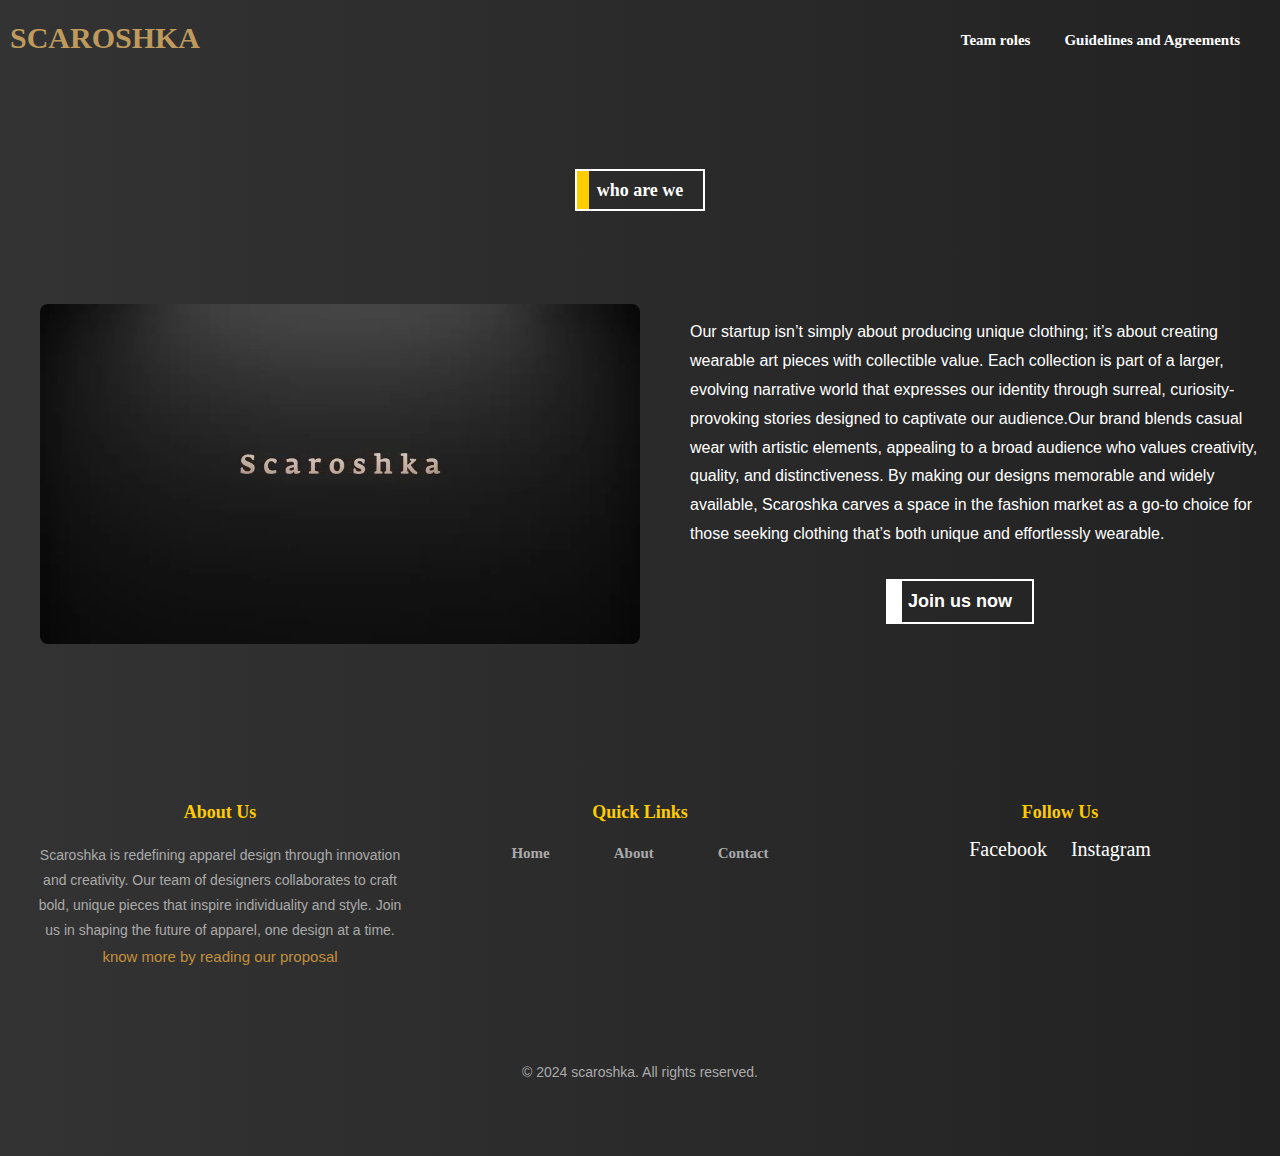
<file: index.html>
<!DOCTYPE html>
<html lang="en">
  <head>
    <!-- Google tag (gtag.js) -->
<script async src="https://www.googletagmanager.com/gtag/js?id=G-3RGBWTJV8J"></script>
<script>
  window.dataLayer = window.dataLayer || [];
  function gtag(){dataLayer.push(arguments);}
  gtag('js', new Date());

  gtag('config', 'G-3RGBWTJV8J');
</script>
    <meta charset="UTF-8" />
    <meta name="viewport" content="width=device-width" />
    <title>Scaroshka</title>
    <link rel="icon" href="images/SKAROSHKA ultimate white logo.png" />
    <link rel="stylesheet" href="style.css" />
  </head>
  <body style="background-color: black">
    <nav class="navbar">
      <div class="navdiv">
        <!-- Hamburger Button (Outside nav-items) -->
        <button class="hamburger" aria-label="Toggle navigation">☰</button>
        <div class="logo"><a href="index.html">SCAROSHKA</a></div>

        <!-- Navigation Links -->
        <ul class="nav-items">
          <li><a href="teamRoles.html">Team roles</a></li>

          <li><a href="guidelines.html">Guidelines and Agreements</a></li>
        </ul>
      </div>
    </nav>
    <div class="whowe">
      <div class="animated-text">
        <h1 id="animated-heading">SCAROSHKA IS COMING SOON...</h1>
      </div>

      <script>
        function animateText() {
          const heading = document.getElementById("animated-heading");
          const text = heading.textContent;
          heading.textContent = ""; // Clear original text

          // Wrap each letter in a span and apply animation
          text.split("").forEach((char, index) => {
            const span = document.createElement("span");
            span.textContent = char;
            span.style.setProperty("--index", index);
            heading.appendChild(span);
          });
        }

        // Initial animation
        animateText();

        // Automatically renew animation every 5 seconds
        setInterval(animateText, 4000);
      </script>

      <a class="link-box" href="https://drive.google.com/file/d/1K6jFbUWuNOXE6sAk61Z4nJbgOEWm9FkY/view?usp=drive_link">who are we</a>
    </div>

    <div class="content">
      <!-- Video Banner -->
      <div class="video-banner">
        <video id="videoBanner" autoplay loop muted>
          <source src="videos/scaroshka video.mp4" type="video/mp4" />
          Your browser does not support the video tag.
        </video>
      </div>

      <script>
        // Toggle sound on click
        document
          .getElementById("videoBanner")
          .addEventListener("click", function () {
            this.muted = !this.muted; // Toggle mute state
          });
      </script>

      <!-- Appform Text Section -->
      <div class="appform">
        <p>
          Our startup isn’t simply about producing unique clothing; it’s about
          creating wearable art pieces with collectible value. Each collection
          is part of a larger, evolving narrative world that expresses our
          identity through surreal, curiosity-provoking stories designed to
          captivate our audience.Our brand blends casual wear with artistic
          elements, appealing to a broad audience who values creativity,
          quality, and distinctiveness. By making our designs memorable and
          widely available, Scaroshka carves a space in the fashion market as a
          go-to choice for those seeking clothing that’s both unique and
          effortlessly wearable.
        </p>

        <a class="formlink" href="https://he2tak6m.forms.app/application-form"
          >Join us now</a
        >
      </div>
    </div>

    <!-- Footer Section -->
    <footer>
      <div class="footer-container">
        <!-- About Section -->
        <div class="footer-section">
          <h4>About Us</h4>
          <p>
           Scaroshka is redefining apparel design through innovation and creativity.
            Our team of designers collaborates to craft bold, unique pieces that inspire individuality and style.
            Join us in shaping the future of apparel, one design at a time.
            <a class="proposal" href="pdf/Scaroshka's proposal.pdf"
              >know more by reading our proposal</a
            >
          </p>
        </div>

        <!-- Quick Links -->
        <div class="footer-section">
          <h4>Quick Links</h4>
          <ul>
            <li><a href="index.html">Home</a></li>
            <li><a href="https://drive.google.com/file/d/1K6jFbUWuNOXE6sAk61Z4nJbgOEWm9FkY/view?usp=drive_link">About</a></li>
            <li><a href="contact.html">Contact</a></li>
          </ul>
        </div>

        <!-- Social Media Links -->
        <div class="footer-section">
          <h4>Follow Us</h4>
          <div class="social-icons">
            <a href="https://facebook.com" target="_blank">Facebook</a>
            <a href="https://www.instagram.com/scaroshka1/" target="_blank">Instagram</a>
          </div>
        </div>
      </div>

      <p>&copy; 2024 scaroshka. All rights reserved.</p>
    </footer>

    <script>
      const hamburger = document.querySelector(".hamburger");
      const navItems = document.querySelector(".nav-items");

      hamburger.addEventListener("click", () => {
        navItems.classList.toggle("show"); // Toggle visibility of nav items
      });
    </script>
  </body>
</html>
</file>
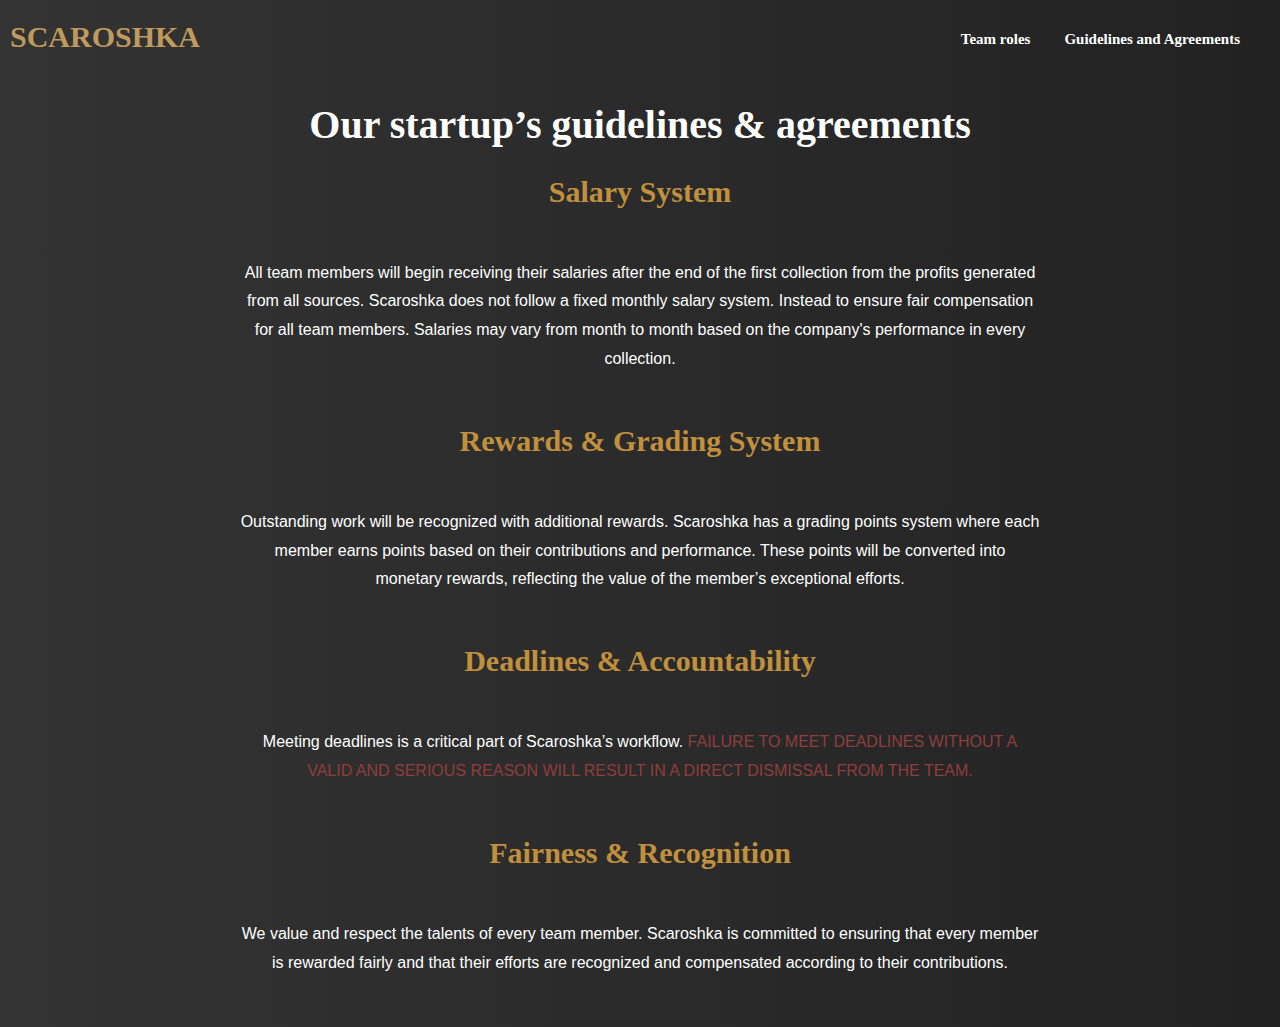
<file: guidelines.html>
<html lang="en">
  <head>
    <!-- Google tag (gtag.js) -->
<script async src="https://www.googletagmanager.com/gtag/js?id=G-3RGBWTJV8J"></script>
<script>
  window.dataLayer = window.dataLayer || [];
  function gtag(){dataLayer.push(arguments);}
  gtag('js', new Date());

  gtag('config', 'G-3RGBWTJV8J');
</script>
    <meta charset="UTF-8" />
    <meta name="viewport" content="width=device-width, initial-scale=1.0" />
    <link rel="stylesheet" href="style.css" />
    <title>Guidelines</title>
  </head>
  <body style="background-color: black">
    <nav class="navbar">
      <div class="navdiv">
        <!-- Hamburger Button (Outside nav-items) -->
        <button class="hamburger" aria-label="Toggle navigation">☰</button>
        <div class="logo"><a href="index.html">SCAROSHKA</a></div>

        <!-- Navigation Links -->
        <ul class="nav-items">
          <li><a href="teamRoles.html">Team roles</a></li>

          <li><a href="guidelines.html">Guidelines and Agreements</a></li>
        </ul>
      </div>
    </nav>
    <script>
      const hamburger = document.querySelector(".hamburger");
      const navItems = document.querySelector(".nav-items");

      hamburger.addEventListener("click", () => {
        navItems.classList.toggle("show"); // Toggle visibility of nav items
      });
    </script>
    <h1>Our startup’s guidelines & agreements</h1>
    <div class="guide">
      <h2>Salary System</h2>
      <p>
        All team members will begin receiving their salaries after the end of
        the first collection from the profits generated from all sources.
        Scaroshka does not follow a fixed monthly salary system. Instead to
        ensure fair compensation for all team members. Salaries may vary from
        month to month based on the company's performance in every collection.
      </p>

      <h2>Rewards & Grading System</h2>
      <p>
        Outstanding work will be recognized with additional rewards. Scaroshka
        has a grading points system where each member earns points based on
        their contributions and performance. These points will be converted into
        monetary rewards, reflecting the value of the member’s exceptional
        efforts.
      </p>

      <h2>Deadlines & Accountability</h2>
      <p>
        Meeting deadlines is a critical part of Scaroshka’s workflow.
        <span style="text-transform: uppercase; color: rgb(143, 61, 61)"
          >Failure to meet deadlines without a valid and serious reason will
          result in a direct dismissal from the team.</span
        >
      </p>

      <h2>Fairness & Recognition</h2>
      <p>
        We value and respect the talents of every team member. Scaroshka is
        committed to ensuring that every member is rewarded fairly and that
        their efforts are recognized and compensated according to their
        contributions.
      </p>
    </div>
  </body>
</html>
</file>
<file: style.css>
/* Base Styles */
* {
  text-decoration: none;
  box-sizing: border-box;
}

html, body {
  margin: 0;
  padding: 0;
  width: 100%;
  height: auto;
}

body {
   /* Default background color */
  background-image: 
    linear-gradient(to right, 
      rgba(17, 17, 17, 0.3), 
      rgba(53, 53, 53, 0.4), 
      rgba(84, 84, 84, 0.5));
}
/* Navbar */
.navbar {
  font-family: Calibri;
  padding: 10px;
 
  top: 0;
  z-index: 10;
  width: 100%;
}

.navdiv {
  display: flex;
  align-items: center;
  justify-content: space-between;
}

.logo a {
  font-size: 30px;
  font-weight: 600;
  color: #be9a5c;
  font-family: 'Playfair Display', serif;
  transition: 0.3s;
}
.logo a:hover{
color: #d0a600;
}
li a {
  position: relative;
  text-decoration: none;
  color: #c1903d;
  font-size: 18px;
  font-weight: bold;
}

li a::before {
  content: '';
  position: absolute;
  bottom: 0;
  left: 0;
  width: 0;
  height: 2px;
  background-color: #ffcc00;
  transition: width 0.3s ease-out;
}

li a:hover::before {
  width: 100%;
  
}
li{
    list-style: none; display: inline-block;
    margin-top: 5px;
}
li a{
    color: white;
    font-size: 15px;font-weight: bold; margin-right: 30px;
    text-decoration: none;
    transition: color 0.5s;
}
li a:hover{
    color: #ffcc00;
}

/* Hamburger Menu */
.hamburger {
  display: none;
  font-size: 25px;
  color: white;
  background: none;
  border: none;
  cursor: pointer;
  margin-right: 10px;
}

/* Responsive Styles */
@media (max-width: 768px) {
  .navdiv {
    flex-direction: row;
    gap: 10px;
    margin-right: 10px;
  }

  .hamburger {
    display: block;

  }
  .nav-items {
    display: none;
    flex-direction: column;
    align-items: flex-start;
    position: absolute;
    top: 60px; 
    left: 0;
    background-color: black;
    width: 100%;
    padding: 10px 0;
    border-top: 1px solid #c1903d;
    z-index: 9999;
  }

  .nav-items.show {
    display: flex;
  }

  .nav-items li {
    margin: 15px 0px 0 10px;
  }

  .nav-items a {
    font-size: 14px;
  }

  button {
    padding: 5px 8px;
    width: auto;
    margin-top: 10px;
  }

  .video-banner {
    width: 100%;
    height: 400px;
  }

  h1 {
    font-size: 5px;
  }

  p {
    font-size: 1em;
  }


.teamimg{
        width: 100px;
        height: 20px;
        align-items: center;
  }
}

@media (max-width: 480px) {
  h1 {
    font-size: 15px;
  }

  li a {
    font-size: 14px;
  }

  button {
    padding: 5px 8px;
  }

  .footer-container {
    flex-direction: column;
    align-items: center;
    width: auto;
    display: flex;
   
  }

  .footer-section {
    flex: 1 1 auto;
    text-align: center;
    gap: 10px;
   
  }

  .social-icons {
    justify-content: center;
  }
  .footer-section h4 {
    font-size: 16px;
  }

  .footer-section ul li a {
    font-size: 14px;
  }

  .social-icons a {
    font-size: 16px;}
    
  .image-container img {
    max-width: 300px;        /* Ensures image responsiveness */
    height: auto;
  }
  }

/* Typography */
h1 {
  color: white;
  text-align: center;
  font-size: 40px;
}

p {
  color: white;
  text-align: center;
  font-size: 1em;
  line-height: 1.8;
  max-width: 800px;
  margin: 50px auto;
  font-family: Arial, sans-serif;
}

.banner-text {
  position: absolute;
  top: 50%;
  left: 50%;
  transform: translate(-50%, -50%);
  color: white;
  text-align: center;
  font-size: 2em;
  text-shadow: 2px 2px 4px rgba(0, 0, 0, 0.7);
}

/* Footer */
footer {
  color: #fff;
  padding: 20px 10px;
  text-align: center;
  margin-top: 50px;
  background-color: #1e1e1e;
}

footer .footer-container {
  display: flex;
  flex-wrap: wrap;
  justify-content: space-between;
  max-width: 1300px;
  margin: 0 auto;
}

footer .footer-section {
  flex: 1 1 250px;
  margin: 20px;
}

footer .footer-section h4 {
  font-size: 18px;
  margin-bottom: 15px;
  color: #ffcc00;
}

footer .footer-section ul {
  list-style: none;
  padding: 0;
}

footer .footer-section ul li {
  margin-bottom: 10px;
  margin-left: 30px;
}

footer .footer-section ul li a {
  color: #aaa;
  text-decoration: none;
  transition: color 0.3s;
}

footer .footer-section ul li a:hover {
  color:#ffcc00;
}

footer .social-icons {
  margin-top: 15px;
}

footer .social-icons a {
  color: #fff;
  margin: 0 10px;
  text-decoration: none;
  font-size: 20px;
  transition: color 0.3s;
}
footer .social-icons a:hover{
  color:#ffcc00;
}
.proposal {
  color: #c1903d;
  font-size: 15px;
  transition: 0.3s;
}

.proposal:hover {
  color: #ffcc00;
}

footer p {
  margin-top: 20px;
  font-size: 14px;
  color: #aaa;
}

.objectives, .joinuslist {
  color: white;
  font-size: 1.5em;
  text-align: center;
}

.highlight {
  color: #c1903d;
  font-weight: bold;
}

h2 {
  color: #c1903d;
  text-align: center;
  font-size: 30px;
}


/* Video Banner */
.video-banner {
  position: relative;
  width: 60%;
  height: auto;
  margin: 0 auto;
}

.video-banner video {
  width: 100%;
  height: auto;
  align-items: center;
}
.teamimg{
    width: auto;
    height: 89%;
    object-fit: cover;
    
}
.image-container {
    display: flex;
    justify-content: center; /* Horizontal centering */
    align-items: center;    /* Vertical centering */
    height: 100vh;          /* Full viewport height */
  }
  .whowe{
    text-align: center;
    line-height: 1;
  }
  .link-box {
    display: inline-block;
    padding: 10px 20px;
    font-size: 18px;
    font-weight: bold;
    text-decoration: none;
    color: white;
    position: relative;
    overflow: hidden;
    border: 2px solid rgb(255, 255, 255);
    z-index: 1;
    transition: color 0.3s ease;
    margin-bottom: 30px;
  }

  /* Hover color for text */
  .link-box:hover {
    color: black; /* Changes text color */
    border-color: #ffcc00;
  }

  /* Before pseudo-element for hover animation */
  .link-box::before {
    content: '';
    position: absolute;
    top: 0;
    left: 0;
    width: 10%;
    height: 100%;
    background-color: #ffcc00;
    z-index: -1; /* Keeps it behind the text */
    transition: width 0.5s ease; /* Smooth width animation */
  }

  /* On hover, expand the background */
  .link-box:hover::before {
    width: 100%; /* Fills the entire width of the box */
  }

/*changing the video position
/* Layout for the content */
.content {
  display: flex;
  flex-direction: row;
  justify-content: space-between;
  align-items: center;
  max-width: 1350px;
  margin: 20px auto;
  padding: 20px;
}

/* Appform Text Section */
.appform {
  flex: 1;
  text-align: center;
  font-family: Arial, sans-serif;
  color: white;
 
}

/* Video Banner Section */
.video-banner {
  flex: 1;
  padding: 20px;
}

.video-banner video {
  width: 100%;
  height: auto;
  border-radius: 8px;
}

/* Responsive Design */
@media (max-width: 768px) {
  .content {
    flex-direction: column;
    text-align: center;
    display: inline-block;
    height: 100px;
    width: auto;
  }
  .appform, .video-banner {
    flex: none;
    
  }

  .appform h5 {
    font-size: 20px;
  }

  .video-banner video {
    width: 100%;
    height: auto;
  }
  .video-banner{
    width: 100%;
    height: auto;
  }
  .logo a{
    font-size: 20px;
  }
  .hamburger{
    margin-bottom: 12px;
  }
  h1{
    font-size: 17px;
  }
  h2{
    font-size: 15px;
  }
  .guide p{
    font-size: 10px;
  margin: 0 40px 0 40px ;
  }
  .guide{
    margin-bottom: 40px;
  }
  .appform{
    margin-right: 20px;
  }
  .appform p{
    font-size: 10px;
    
    text-align: center; /* Center the text within the paragraph */
  }
  .appform h5{
    font-size: 30px;
  }
  .appform a{
    font-size: 15px;
  }
  
}
.formlink {
  display: inline-block;
  padding: 10px 20px;
  font-size: 18px;
  font-weight: bold;
  text-decoration: none;
  color: white;
  position: relative;
  overflow: hidden;
  border: 2px solid white;
  z-index: 1;
  transition: color 0.3s ease;
  margin-bottom: 30px;
}

/* Hover color for text */
.formlink:hover {
  color: black; /* Changes text color */
}

/* Before pseudo-element for hover animation */
.formlink::before {
  content: '';
  position: absolute;
  top: 0;
  left: 0;
  width: 10%;
  height: 100%;
  background-color: #ffffff;
  z-index: -1; /* Keeps it behind the text */
  transition: width 0.5s ease; /* Smooth width animation */
}

/* On hover, expand the background */
.formlink:hover::before {
  width: 100%; /* Fills the entire width of the box */
}

/* Responsive design for smaller screens */
@media (max-width: 768px) {
  .formlink {
    /* Reduce font size */
    padding: 10px 17px; /* Adjust padding for smaller screens */
  }
}

@media (max-width: 480px) {
  .formlink {
     /* Further reduce font size */
    padding:11px 23px 11px 23px ; /* Smaller padding */
  }
}
/* Create a moving gradient background */
@keyframes gradientAnimation {
  0% {
    background-position: 0% 50%;
  }
  50% {
    background-position: 100% 50%;
  }
  100% {
    background-position: 0% 50%;
  }
}

/* Apply the animation with a gradient close to black */
body {
  width: 100%;
  height: auto;
  background: linear-gradient(90deg, #333333, #111111);
  background-size: 200% 200%;
  animation: gradientAnimation 5s ease infinite;
}
footer {
  width: 100%;
  height: auto;
  background: linear-gradient(90deg, #333333, #111111);
  background-size: 200% 200%;
  animation: gradientAnimation 8s ease infinite;
}


.animated-text span {
  display: inline-block;
  opacity: 0;
  animation: fadeIn 0.1s ease-in-out forwards;
  animation-delay: calc(var(--index) * 0.1s);
  white-space: pre; /* Preserve spaces */
}

@keyframes fadeIn {
  from {
    opacity: 0;
  }
  to {
    opacity: 1;
  }
}

.appform p{
  text-indent: 0; /* Ensure no unintended indent */
    margin:25px 0 30px 30px ; /* Remove default paragraph margin */
    text-align: left; /* Ensure left alignment */
}
</file>
